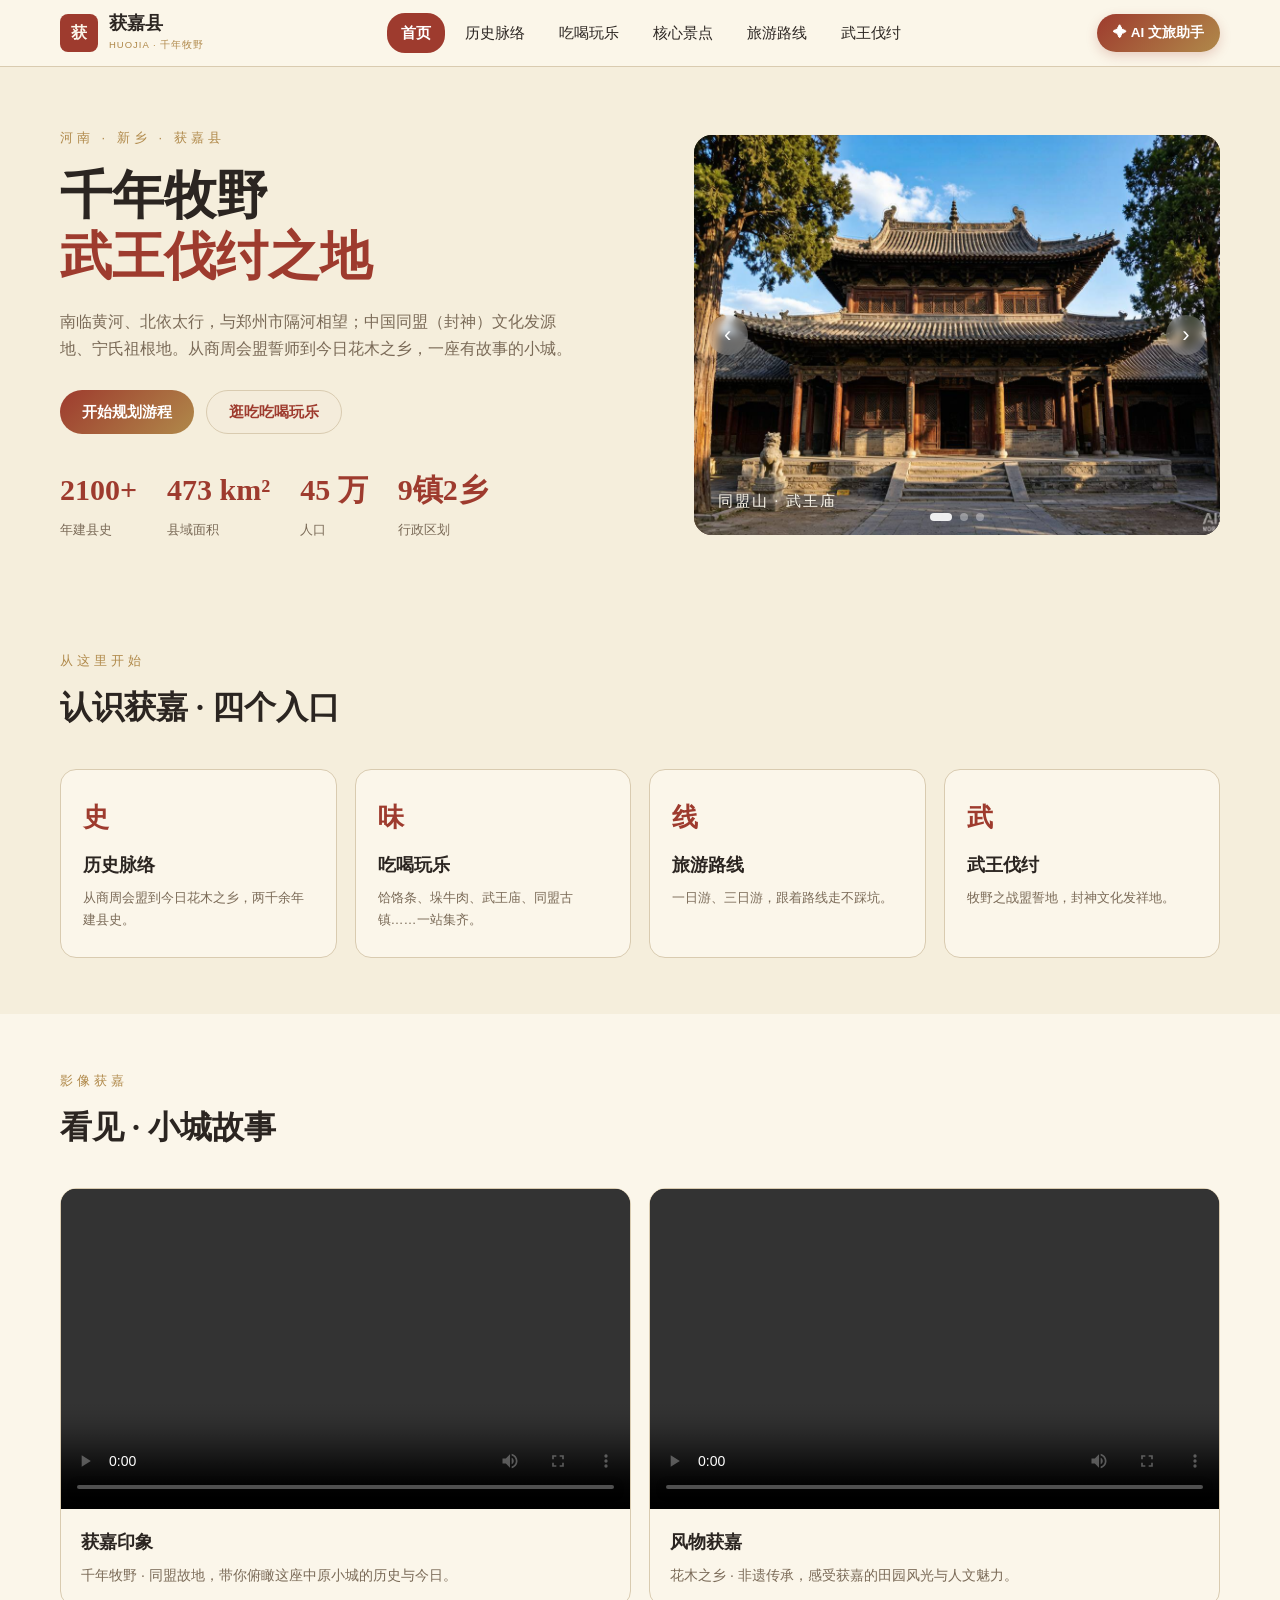
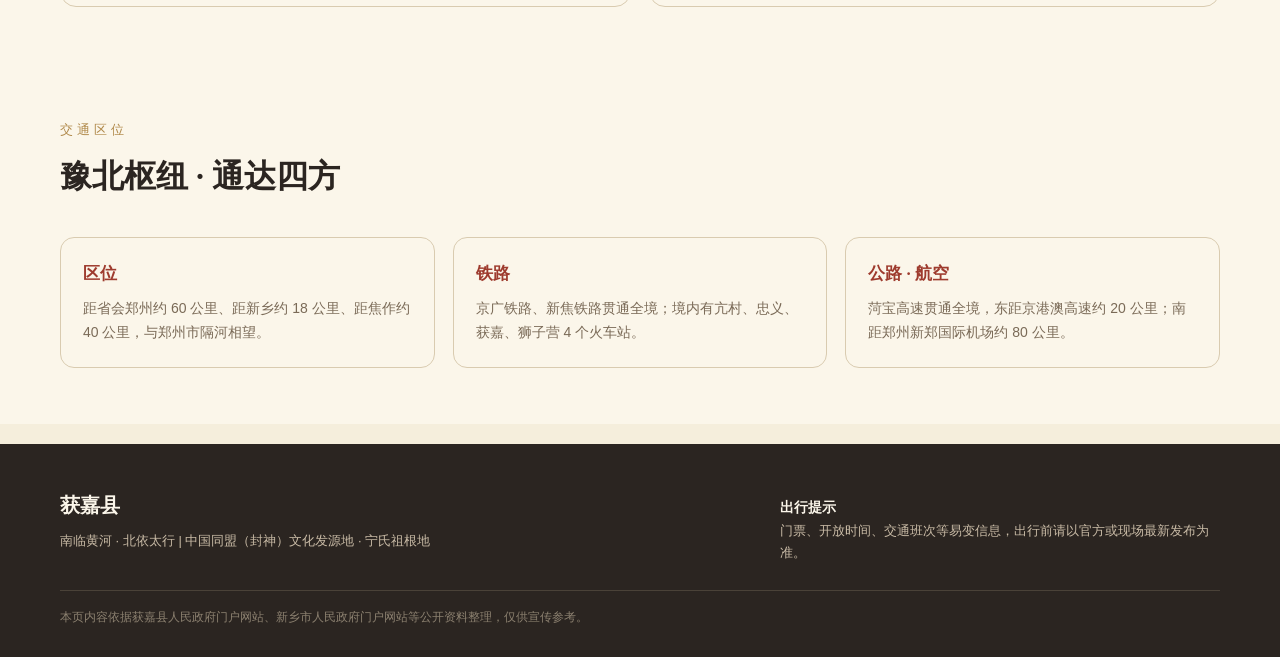
<file: index.html>
<!DOCTYPE html>
<html lang="zh-CN">
<head>
<meta charset="UTF-8">
<meta name="viewport" content="width=device-width, initial-scale=1.0">
<title>获嘉县 · 千年牧野 武王伐纣之地</title>
<link rel="stylesheet" href="style.css">
</head>
<body>

<header class="nav">
  <div class="nav-in">
    <a class="brand" href="index.html">
      <span class="seal">获</span>
      <span class="brand-text"><b>获嘉县</b><small>HUOJIA · 千年牧野</small></span>
    </a>
    <nav class="nav-links" id="navLinks">
      <a href="index.html" class="active">首页</a>
      <a href="history.html">历史脉络</a>
      <a href="life.html">吃喝玩乐</a>
      <a href="spots.html">核心景点</a>
      <a href="routes.html">旅游路线</a>
      <a href="wuwang.html">武王伐纣</a>
    </nav>
    <div class="nav-right">
      <button class="ai-btn" onclick="openChat()">✦ AI 文旅助手</button>
      <button class="menu-btn" onclick="toggleMenu()">☰</button>
    </div>
  </div>
</header>

<div class="hero">
  <div class="wrap hero-grid">
    <div>
      <div class="eyebrow">河南 · 新乡 · 获嘉县</div>
      <h1>千年牧野<br><em>武王伐纣之地</em></h1>
      <p class="sub">南临黄河、北依太行，与郑州市隔河相望；中国同盟（封神）文化发源地、宁氏祖根地。从商周会盟誓师到今日花木之乡，一座有故事的小城。</p>
      <div class="cta-row">
        <a class="btn btn-primary" href="routes.html">开始规划游程</a>
        <a class="btn btn-ghost" href="life.html">逛吃吃喝玩乐</a>
      </div>
      <div class="stats">
        <div class="stat"><b>2100+</b><span>年建县史</span></div>
        <div class="stat"><b>473 km²</b><span>县域面积</span></div>
        <div class="stat"><b>45 万</b><span>人口</span></div>
        <div class="stat"><b>9镇2乡</b><span>行政区划</span></div>
      </div>
    </div>
    <div class="hero-visual carousel" data-auto="5000">
      <div class="carousel-track">
        <div class="carousel-slide active"><img src="images/carousel-2.jpg" alt="同盟山武王庙"><div class="cap">同盟山 · 武王庙</div></div>
        <div class="carousel-slide"><img src="images/carousel-1.jpg" alt="同盟古镇袁家村"><div class="cap">同盟古镇 · 袁家村</div></div>
        <div class="carousel-slide"><img src="images/carousel-3.jpg" alt="获嘉月季花海"><div class="cap">花木之乡 · 月季花海</div></div>
      </div>
      <button class="carousel-prev" aria-label="上一张">‹</button>
      <button class="carousel-next" aria-label="下一张">›</button>
      <div class="carousel-dots"><span class="active"></span><span></span><span></span></div>
    </div>
  </div>
</div>

<section>
  <div class="wrap">
    <div class="sec-head">
      <div class="eyebrow">从这里开始</div>
      <h2>认识获嘉 · 四个入口</h2>
    </div>
    <div class="entry-grid">
      <a class="entry" href="history.html"><div class="ico">史</div><h3>历史脉络</h3><p>从商周会盟到今日花木之乡，两千余年建县史。</p></a>
      <a class="entry" href="life.html"><div class="ico">味</div><h3>吃喝玩乐</h3><p>饸饹条、垛牛肉、武王庙、同盟古镇……一站集齐。</p></a>
      <a class="entry" href="routes.html"><div class="ico">线</div><h3>旅游路线</h3><p>一日游、三日游，跟着路线走不踩坑。</p></a>
      <a class="entry" href="wuwang.html"><div class="ico">武</div><h3>武王伐纣</h3><p>牧野之战盟誓地，封神文化发祥地。</p></a>
    </div>
  </div>
</section>

<section class="band">
  <div class="wrap">
    <div class="sec-head">
      <div class="eyebrow">影像获嘉</div>
      <h2>看见 · 小城故事</h2>
    </div>
    <div class="video-grid">
      <div class="video-card">
        <video src="videos/video1.mp4" controls preload="metadata" playsinline></video>
        <div class="video-info"><h3>获嘉印象</h3><p>千年牧野 · 同盟故地，带你俯瞰这座中原小城的历史与今日。</p></div>
      </div>
      <div class="video-card">
        <video src="videos/video2.mp4" controls preload="metadata" playsinline></video>
        <div class="video-info"><h3>风物获嘉</h3><p>花木之乡 · 非遗传承，感受获嘉的田园风光与人文魅力。</p></div>
      </div>
    </div>
  </div>
</section>

<section class="band">
  <div class="wrap">
    <div class="sec-head">
      <div class="eyebrow">交通区位</div>
      <h2>豫北枢纽 · 通达四方</h2>
    </div>
    <div class="traffic">
      <div class="t-item"><h3>区位</h3><p>距省会郑州约 60 公里、距新乡约 18 公里、距焦作约 40 公里，与郑州市隔河相望。</p></div>
      <div class="t-item"><h3>铁路</h3><p>京广铁路、新焦铁路贯通全境；境内有亢村、忠义、获嘉、狮子营 4 个火车站。</p></div>
      <div class="t-item"><h3>公路 · 航空</h3><p>菏宝高速贯通全境，东距京港澳高速约 20 公里；南距郑州新郑国际机场约 80 公里。</p></div>
    </div>
  </div>
</section>

<footer>
  <div class="wrap">
    <div class="f-top">
      <div><b>获嘉县</b><div class="f-note">南临黄河 · 北依太行 | 中国同盟（封神）文化发源地 · 宁氏祖根地</div></div>
      <div class="f-note"><b style="font-size:14px">出行提示</b><br>门票、开放时间、交通班次等易变信息，出行前请以官方或现场最新发布为准。</div>
    </div>
    <div class="f-line"></div>
    <div class="f-copy">本页内容依据获嘉县人民政府门户网站、新乡市人民政府门户网站等公开资料整理，仅供宣传参考。</div>
  </div>
</footer>

<!-- AI 对话浮层 -->
<div class="chat-mask" id="chatMask" onclick="if(event.target===this)closeChat()">
  <div class="chat-panel">
    <div class="chat-head">
      <span>✦</span><span class="tt">AI 文旅智能体</span><span class="st">在线</span>
      <button class="x" onclick="closeChat()">×</button>
    </div>
    <div class="chat-body" id="chatBody">
      <div class="msg ai">你好，我是获嘉文旅智能体，可以帮你规划游程、推荐美食景点。</div>
      <div class="chips">
        <button onclick="ask('3天研学路线')">3天研学路线</button>
        <button onclick="ask('特色美食推荐')">特色美食推荐</button>
        <button onclick="ask('武王伐纣玩法')">武王伐纣玩法</button>
      </div>
    </div>
    <div class="chat-input">
      <input id="chatInput" placeholder="描述你的研学需求…">
      <button onclick="ask(document.getElementById('chatInput').value)">↑</button>
    </div>
  </div>
</div>

<script src="app.js"></script>
</body>
</html>
</file>
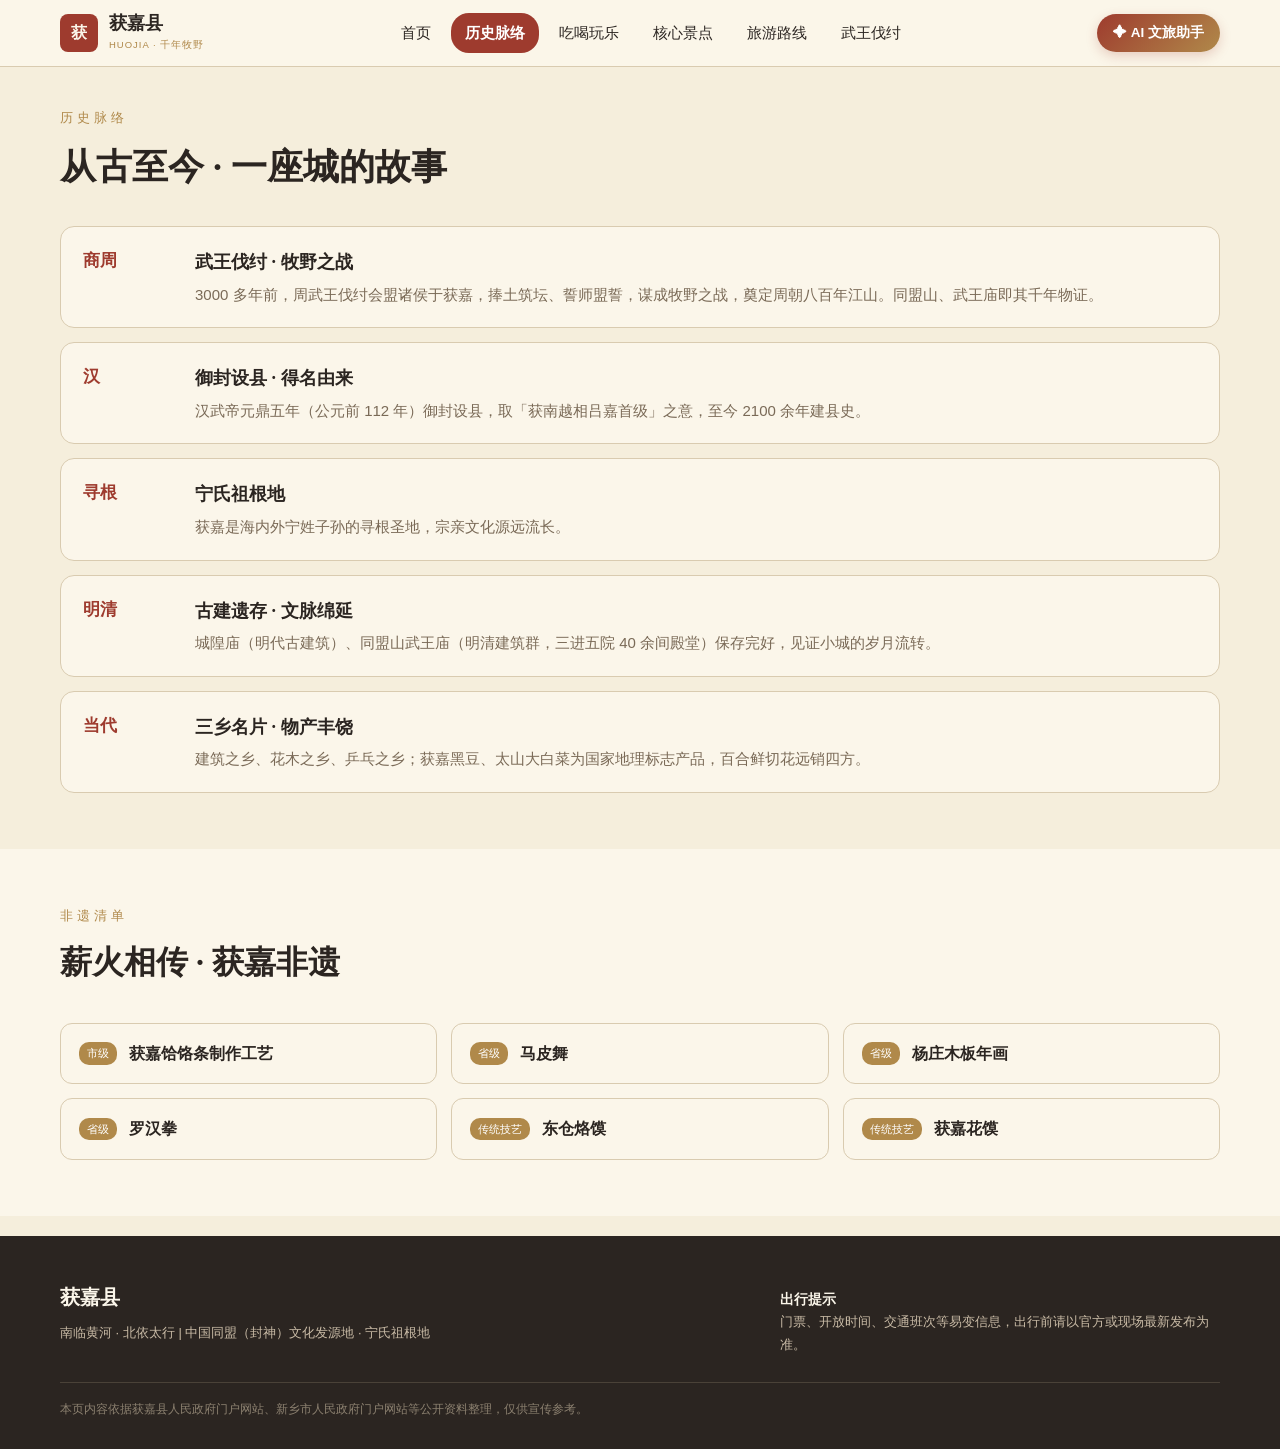
<file: history.html>
<!DOCTYPE html>
<html lang="zh-CN">
<head>
<meta charset="UTF-8">
<meta name="viewport" content="width=device-width, initial-scale=1.0">
<title>历史脉络 · 获嘉县</title>
<link rel="stylesheet" href="style.css">
</head>
<body>

<header class="nav">
  <div class="nav-in">
    <a class="brand" href="index.html">
      <span class="seal">获</span>
      <span class="brand-text"><b>获嘉县</b><small>HUOJIA · 千年牧野</small></span>
    </a>
    <nav class="nav-links" id="navLinks">
      <a href="index.html">首页</a>
      <a href="history.html" class="active">历史脉络</a>
      <a href="life.html">吃喝玩乐</a>
      <a href="spots.html">核心景点</a>
      <a href="routes.html">旅游路线</a>
      <a href="wuwang.html">武王伐纣</a>
    </nav>
    <div class="nav-right">
      <button class="ai-btn" onclick="openChat()">✦ AI 文旅助手</button>
      <button class="menu-btn" onclick="toggleMenu()">☰</button>
    </div>
  </div>
</header>

<div class="pagehead">
  <div class="wrap">
    <div class="eyebrow">历史脉络</div>
    <h1>从古至今 · 一座城的故事</h1>
  </div>
</div>

<section style="padding-top:20px">
  <div class="wrap">
    <div class="timeline">
      <div class="tl-item">
        <div class="tl-era">商周</div>
        <div><h3>武王伐纣 · 牧野之战</h3><p>3000 多年前，周武王伐纣会盟诸侯于获嘉，捧土筑坛、誓师盟誓，谋成牧野之战，奠定周朝八百年江山。同盟山、武王庙即其千年物证。</p></div>
      </div>
      <div class="tl-item">
        <div class="tl-era">汉</div>
        <div><h3>御封设县 · 得名由来</h3><p>汉武帝元鼎五年（公元前 112 年）御封设县，取「获南越相吕嘉首级」之意，至今 2100 余年建县史。</p></div>
      </div>
      <div class="tl-item">
        <div class="tl-era">寻根</div>
        <div><h3>宁氏祖根地</h3><p>获嘉是海内外宁姓子孙的寻根圣地，宗亲文化源远流长。</p></div>
      </div>
      <div class="tl-item">
        <div class="tl-era">明清</div>
        <div><h3>古建遗存 · 文脉绵延</h3><p>城隍庙（明代古建筑）、同盟山武王庙（明清建筑群，三进五院 40 余间殿堂）保存完好，见证小城的岁月流转。</p></div>
      </div>
      <div class="tl-item">
        <div class="tl-era">当代</div>
        <div><h3>三乡名片 · 物产丰饶</h3><p>建筑之乡、花木之乡、乒乓之乡；获嘉黑豆、太山大白菜为国家地理标志产品，百合鲜切花远销四方。</p></div>
      </div>
    </div>
  </div>
</section>

<section class="band">
  <div class="wrap">
    <div class="sec-head">
      <div class="eyebrow">非遗清单</div>
      <h2>薪火相传 · 获嘉非遗</h2>
    </div>
    <div class="ich-list">
      <div class="ich"><span class="lv">市级</span><b>获嘉饸饹条制作工艺</b></div>
      <div class="ich"><span class="lv">省级</span><b>马皮舞</b></div>
      <div class="ich"><span class="lv">省级</span><b>杨庄木板年画</b></div>
      <div class="ich"><span class="lv">省级</span><b>罗汉拳</b></div>
      <div class="ich"><span class="lv">传统技艺</span><b>东仓烙馍</b></div>
      <div class="ich"><span class="lv">传统技艺</span><b>获嘉花馍</b></div>
    </div>
  </div>
</section>

<footer>
  <div class="wrap">
    <div class="f-top">
      <div><b>获嘉县</b><div class="f-note">南临黄河 · 北依太行 | 中国同盟（封神）文化发源地 · 宁氏祖根地</div></div>
      <div class="f-note"><b style="font-size:14px">出行提示</b><br>门票、开放时间、交通班次等易变信息，出行前请以官方或现场最新发布为准。</div>
    </div>
    <div class="f-line"></div>
    <div class="f-copy">本页内容依据获嘉县人民政府门户网站、新乡市人民政府门户网站等公开资料整理，仅供宣传参考。</div>
  </div>
</footer>

<div class="chat-mask" id="chatMask" onclick="if(event.target===this)closeChat()">
  <div class="chat-panel">
    <div class="chat-head"><span>✦</span><span class="tt">AI 文旅智能体</span><span class="st">在线</span><button class="x" onclick="closeChat()">×</button></div>
    <div class="chat-body" id="chatBody">
      <div class="msg ai">你好，我是获嘉文旅智能体，可以帮你规划游程、推荐美食景点。</div>
      <div class="chips">
        <button onclick="ask('3天研学路线')">3天研学路线</button>
        <button onclick="ask('特色美食推荐')">特色美食推荐</button>
        <button onclick="ask('武王伐纣玩法')">武王伐纣玩法</button>
      </div>
    </div>
    <div class="chat-input"><input id="chatInput" placeholder="描述你的研学需求…"><button onclick="ask(document.getElementById('chatInput').value)">↑</button></div>
  </div>
</div>

<script src="app.js"></script>
</body>
</html>
</file>
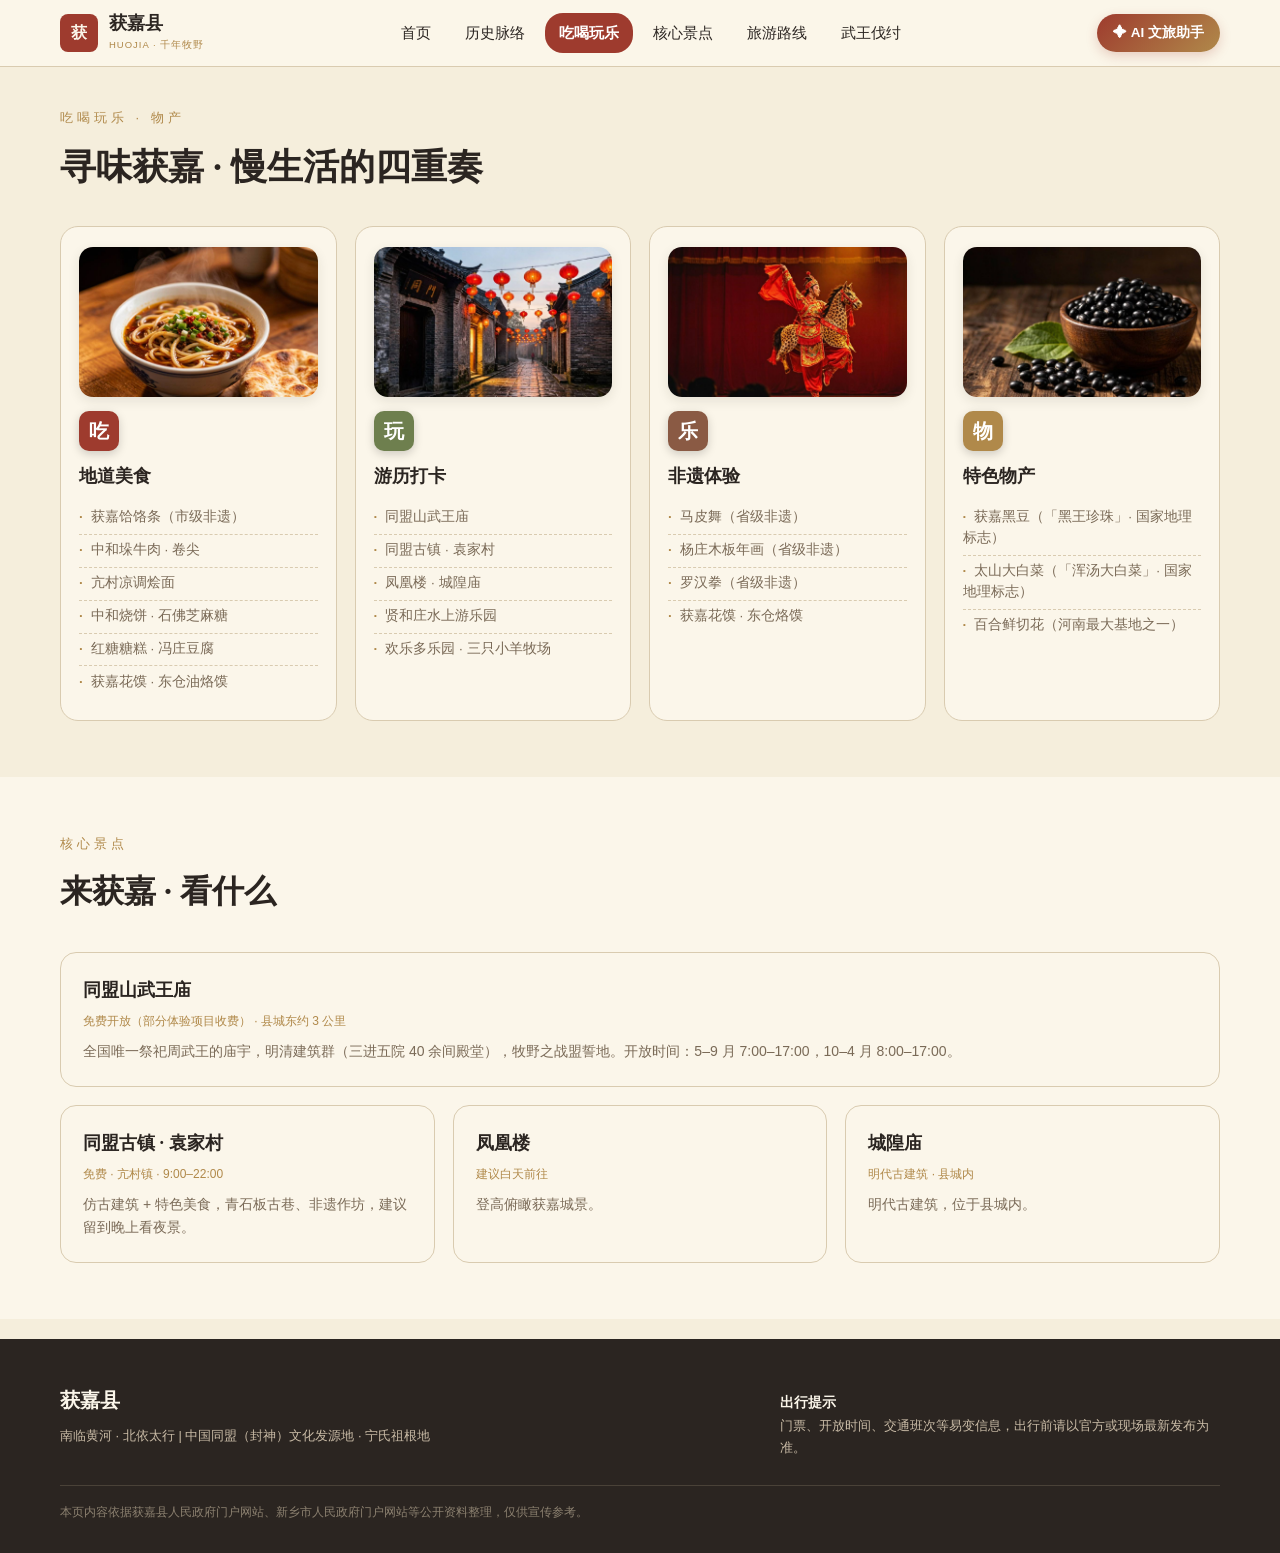
<file: life.html>
<!DOCTYPE html>
<html lang="zh-CN">
<head>
<meta charset="UTF-8">
<meta name="viewport" content="width=device-width, initial-scale=1.0">
<title>吃喝玩乐 · 获嘉县</title>
<link rel="stylesheet" href="style.css">
</head>
<body>

<header class="nav">
  <div class="nav-in">
    <a class="brand" href="index.html">
      <span class="seal">获</span>
      <span class="brand-text"><b>获嘉县</b><small>HUOJIA · 千年牧野</small></span>
    </a>
    <nav class="nav-links" id="navLinks">
      <a href="index.html">首页</a>
      <a href="history.html">历史脉络</a>
      <a href="life.html" class="active">吃喝玩乐</a>
      <a href="spots.html">核心景点</a>
      <a href="routes.html">旅游路线</a>
      <a href="wuwang.html">武王伐纣</a>
    </nav>
    <div class="nav-right">
      <button class="ai-btn" onclick="openChat()">✦ AI 文旅助手</button>
      <button class="menu-btn" onclick="toggleMenu()">☰</button>
    </div>
  </div>
</header>

<div class="pagehead">
  <div class="wrap">
    <div class="eyebrow">吃喝玩乐 · 物产</div>
    <h1>寻味获嘉 · 慢生活的四重奏</h1>
  </div>
</div>

<section style="padding-top:20px">
  <div class="wrap">
    <div class="quad">
      <div class="q-card">
        <div class="q-img"><img src="images/hemian.jpg" alt="获嘉饸饹条"></div>
        <div class="q-badge" style="background:#9E3B2E">吃</div>
        <h3>地道美食</h3>
        <ul>
          <li>获嘉饸饹条（市级非遗）</li>
          <li>中和垛牛肉 · 卷尖</li>
          <li>亢村凉调烩面</li>
          <li>中和烧饼 · 石佛芝麻糖</li>
          <li>红糖糖糕 · 冯庄豆腐</li>
          <li>获嘉花馍 · 东仓油烙馍</li>
        </ul>
      </div>
      <div class="q-card">
        <div class="q-img"><img src="images/guzhen.jpg" alt="同盟古镇"></div>
        <div class="q-badge" style="background:#6E7F4E">玩</div>
        <h3>游历打卡</h3>
        <ul>
          <li>同盟山武王庙</li>
          <li>同盟古镇 · 袁家村</li>
          <li>凤凰楼 · 城隍庙</li>
          <li>贤和庄水上游乐园</li>
          <li>欢乐多乐园 · 三只小羊牧场</li>
        </ul>
      </div>
      <div class="q-card">
        <div class="q-img"><img src="images/mapiwu.jpg" alt="马皮舞非遗表演"></div>
        <div class="q-badge" style="background:#8A5A44">乐</div>
        <h3>非遗体验</h3>
        <ul>
          <li>马皮舞（省级非遗）</li>
          <li>杨庄木板年画（省级非遗）</li>
          <li>罗汉拳（省级非遗）</li>
          <li>获嘉花馍 · 东仓烙馍</li>
        </ul>
      </div>
      <div class="q-card">
        <div class="q-img"><img src="images/heijia.jpg" alt="获嘉黑豆"></div>
        <div class="q-badge" style="background:#B0894A">物</div>
        <h3>特色物产</h3>
        <ul>
          <li>获嘉黑豆（「黑王珍珠」· 国家地理标志）</li>
          <li>太山大白菜（「浑汤大白菜」· 国家地理标志）</li>
          <li>百合鲜切花（河南最大基地之一）</li>
        </ul>
      </div>
    </div>
  </div>
</section>

<section class="band">
  <div class="wrap">
    <div class="sec-head">
      <div class="eyebrow">核心景点</div>
      <h2>来获嘉 · 看什么</h2>
    </div>
    <div class="spots">
      <div class="spot full">
        <h3>同盟山武王庙</h3>
        <div class="meta">免费开放（部分体验项目收费） · 县城东约 3 公里</div>
        <p>全国唯一祭祀周武王的庙宇，明清建筑群（三进五院 40 余间殿堂），牧野之战盟誓地。开放时间：5–9 月 7:00–17:00，10–4 月 8:00–17:00。</p>
      </div>
      <div class="spot">
        <h3>同盟古镇 · 袁家村</h3>
        <div class="meta">免费 · 亢村镇 · 9:00–22:00</div>
        <p>仿古建筑 + 特色美食，青石板古巷、非遗作坊，建议留到晚上看夜景。</p>
      </div>
      <div class="spot">
        <h3>凤凰楼</h3>
        <div class="meta">建议白天前往</div>
        <p>登高俯瞰获嘉城景。</p>
      </div>
      <div class="spot">
        <h3>城隍庙</h3>
        <div class="meta">明代古建筑 · 县城内</div>
        <p>明代古建筑，位于县城内。</p>
      </div>
    </div>
  </div>
</section>

<footer>
  <div class="wrap">
    <div class="f-top">
      <div><b>获嘉县</b><div class="f-note">南临黄河 · 北依太行 | 中国同盟（封神）文化发源地 · 宁氏祖根地</div></div>
      <div class="f-note"><b style="font-size:14px">出行提示</b><br>门票、开放时间、交通班次等易变信息，出行前请以官方或现场最新发布为准。</div>
    </div>
    <div class="f-line"></div>
    <div class="f-copy">本页内容依据获嘉县人民政府门户网站、新乡市人民政府门户网站等公开资料整理，仅供宣传参考。</div>
  </div>
</footer>

<!-- AI 对话浮层（本地知识库版；腾讯元器智能体上架后可改回 iframe 嵌入） -->
<div class="chat-mask" id="chatMask" onclick="if(event.target===this)closeChat()">
  <div class="chat-panel">
    <div class="chat-head">
      <span>✦</span><span class="tt">AI 文旅智能体</span><span class="st">本地知识库</span>
      <button class="x" onclick="closeChat()">×</button>
    </div>
    <div class="chat-body" id="chatBody">
      <div class="msg ai">你好，我是获嘉县文旅智能体（本地版）。可以问我景点、美食、住宿、采摘、旅游路线、非遗文化等问题～</div>
      <div class="chips">
        <button onclick="ask('3天研学路线')">3天研学路线</button>
        <button onclick="ask('同盟古镇')">同盟古镇</button>
        <button onclick="ask('获嘉饸饹条')">饸饹条</button>
        <button onclick="ask('住宿推荐')">住宿推荐</button>
      </div>
    </div>
    <div class="chat-input">
      <input id="chatInput" placeholder="问问获嘉的吃住游…">
      <button onclick="ask(document.getElementById('chatInput').value)">↑</button>
    </div>
  </div>
</div>

<script src="app.js"></script>
</body>
</html>
</file>
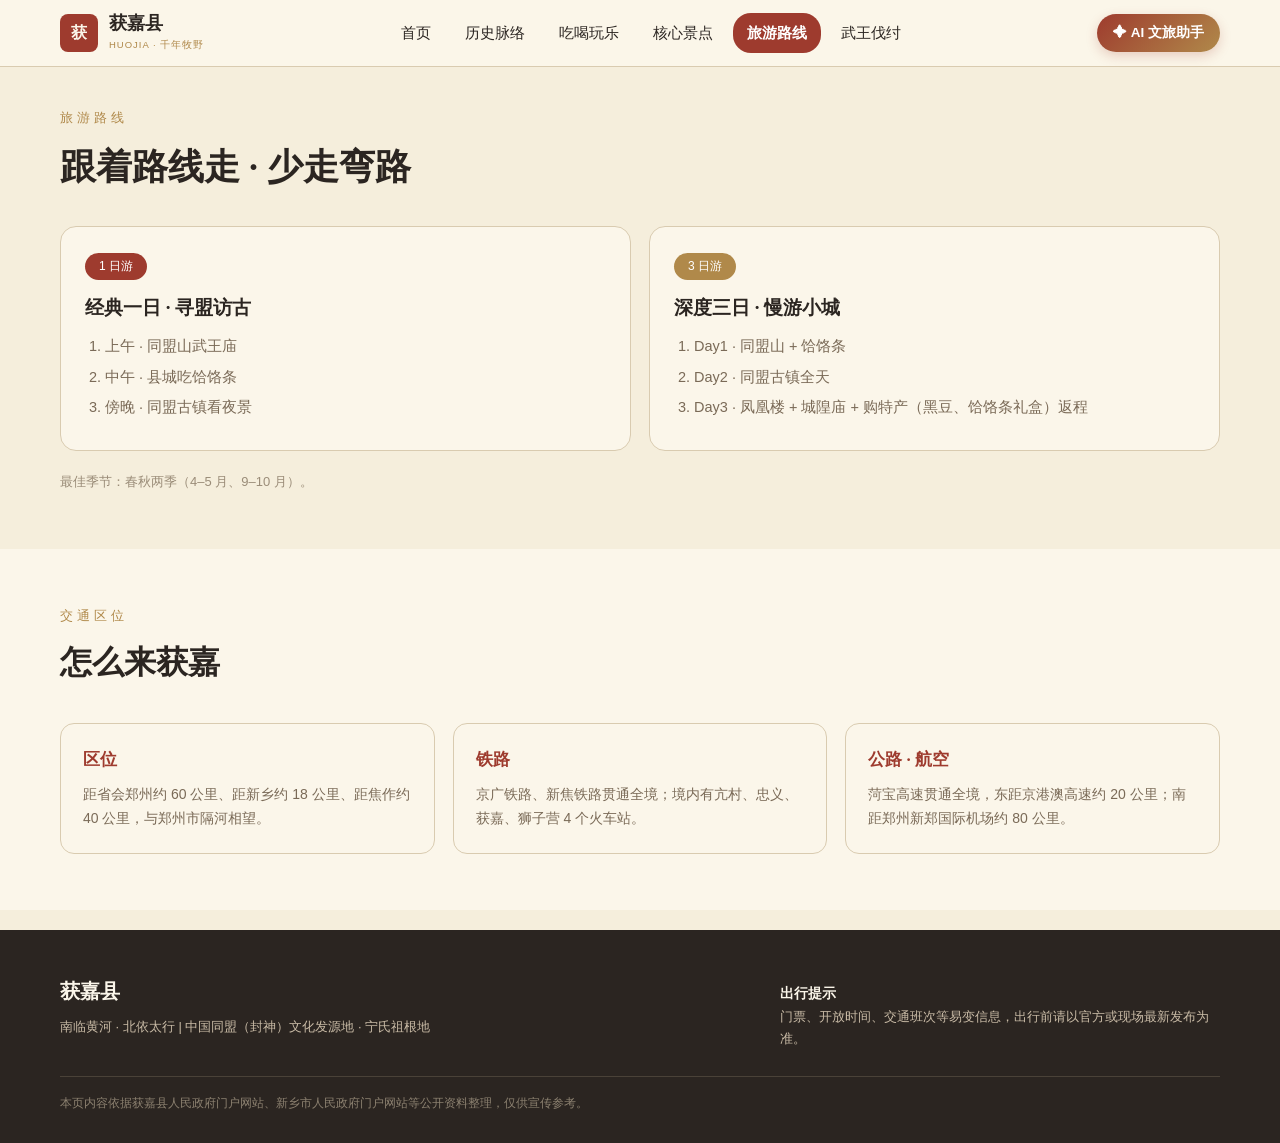
<file: routes.html>
<!DOCTYPE html>
<html lang="zh-CN">
<head>
<meta charset="UTF-8">
<meta name="viewport" content="width=device-width, initial-scale=1.0">
<title>旅游路线 · 获嘉县</title>
<link rel="stylesheet" href="style.css">
</head>
<body>

<header class="nav">
  <div class="nav-in">
    <a class="brand" href="index.html">
      <span class="seal">获</span>
      <span class="brand-text"><b>获嘉县</b><small>HUOJIA · 千年牧野</small></span>
    </a>
    <nav class="nav-links" id="navLinks">
      <a href="index.html">首页</a>
      <a href="history.html">历史脉络</a>
      <a href="life.html">吃喝玩乐</a>
      <a href="spots.html">核心景点</a>
      <a href="routes.html" class="active">旅游路线</a>
      <a href="wuwang.html">武王伐纣</a>
    </nav>
    <div class="nav-right">
      <button class="ai-btn" onclick="openChat()">✦ AI 文旅助手</button>
      <button class="menu-btn" onclick="toggleMenu()">☰</button>
    </div>
  </div>
</header>

<div class="pagehead">
  <div class="wrap">
    <div class="eyebrow">旅游路线</div>
    <h1>跟着路线走 · 少走弯路</h1>
  </div>
</div>

<section style="padding-top:20px">
  <div class="wrap">
    <div class="routes">
      <div class="route">
        <span class="tag" style="background:#9E3B2E">1 日游</span>
        <h3>经典一日 · 寻盟访古</h3>
        <ol>
          <li>上午 · 同盟山武王庙</li>
          <li>中午 · 县城吃饸饹条</li>
          <li>傍晚 · 同盟古镇看夜景</li>
        </ol>
      </div>
      <div class="route">
        <span class="tag" style="background:#B0894A">3 日游</span>
        <h3>深度三日 · 慢游小城</h3>
        <ol>
          <li>Day1 · 同盟山 + 饸饹条</li>
          <li>Day2 · 同盟古镇全天</li>
          <li>Day3 · 凤凰楼 + 城隍庙 + 购特产（黑豆、饸饹条礼盒）返程</li>
        </ol>
      </div>
    </div>
    <p style="margin-top:20px;font-size:13px;color:var(--muted)">最佳季节：春秋两季（4–5 月、9–10 月）。</p>
  </div>
</section>

<section class="band">
  <div class="wrap">
    <div class="sec-head">
      <div class="eyebrow">交通区位</div>
      <h2>怎么来获嘉</h2>
    </div>
    <div class="traffic">
      <div class="t-item"><h3>区位</h3><p>距省会郑州约 60 公里、距新乡约 18 公里、距焦作约 40 公里，与郑州市隔河相望。</p></div>
      <div class="t-item"><h3>铁路</h3><p>京广铁路、新焦铁路贯通全境；境内有亢村、忠义、获嘉、狮子营 4 个火车站。</p></div>
      <div class="t-item"><h3>公路 · 航空</h3><p>菏宝高速贯通全境，东距京港澳高速约 20 公里；南距郑州新郑国际机场约 80 公里。</p></div>
    </div>
  </div>
</section>

<footer>
  <div class="wrap">
    <div class="f-top">
      <div><b>获嘉县</b><div class="f-note">南临黄河 · 北依太行 | 中国同盟（封神）文化发源地 · 宁氏祖根地</div></div>
      <div class="f-note"><b style="font-size:14px">出行提示</b><br>门票、开放时间、交通班次等易变信息，出行前请以官方或现场最新发布为准。</div>
    </div>
    <div class="f-line"></div>
    <div class="f-copy">本页内容依据获嘉县人民政府门户网站、新乡市人民政府门户网站等公开资料整理，仅供宣传参考。</div>
  </div>
</footer>

<div class="chat-mask" id="chatMask" onclick="if(event.target===this)closeChat()">
  <div class="chat-panel">
    <div class="chat-head"><span>✦</span><span class="tt">AI 文旅智能体</span><span class="st">在线</span><button class="x" onclick="closeChat()">×</button></div>
    <div class="chat-body" id="chatBody">
      <div class="msg ai">你好，我是获嘉文旅智能体，可以帮你规划游程、推荐美食景点。</div>
      <div class="chips">
        <button onclick="ask('3天研学路线')">3天研学路线</button>
        <button onclick="ask('特色美食推荐')">特色美食推荐</button>
        <button onclick="ask('武王伐纣玩法')">武王伐纣玩法</button>
      </div>
    </div>
    <div class="chat-input"><input id="chatInput" placeholder="描述你的研学需求…"><button onclick="ask(document.getElementById('chatInput').value)">↑</button></div>
  </div>
</div>

<script src="app.js"></script>
</body>
</html>
</file>
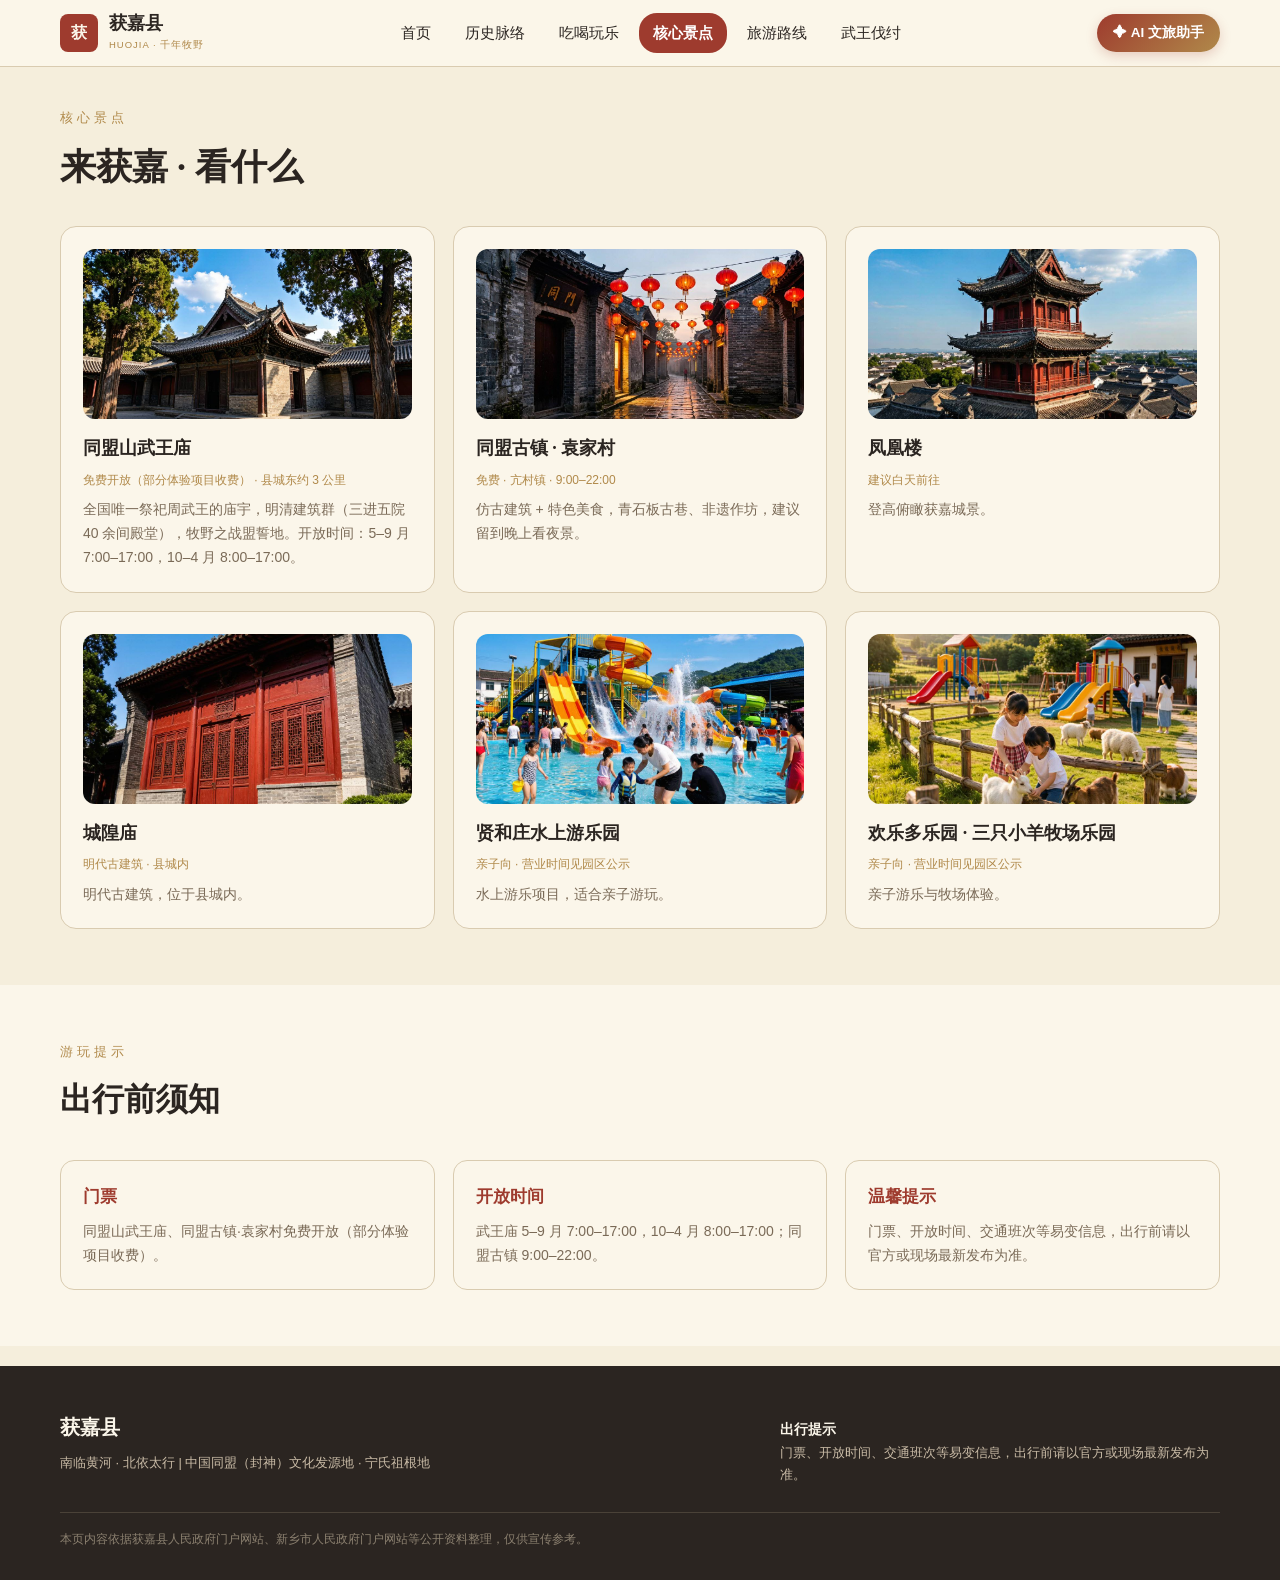
<file: spots.html>
<!DOCTYPE html>
<html lang="zh-CN">
<head>
<meta charset="UTF-8">
<meta name="viewport" content="width=device-width, initial-scale=1.0">
<title>核心景点 · 获嘉县</title>
<link rel="stylesheet" href="style.css">
</head>
<body>

<header class="nav">
  <div class="nav-in">
    <a class="brand" href="index.html">
      <span class="seal">获</span>
      <span class="brand-text"><b>获嘉县</b><small>HUOJIA · 千年牧野</small></span>
    </a>
    <nav class="nav-links" id="navLinks">
      <a href="index.html">首页</a>
      <a href="history.html">历史脉络</a>
      <a href="life.html">吃喝玩乐</a>
      <a href="spots.html" class="active">核心景点</a>
      <a href="routes.html">旅游路线</a>
      <a href="wuwang.html">武王伐纣</a>
    </nav>
    <div class="nav-right">
      <button class="ai-btn" onclick="openChat()">✦ AI 文旅助手</button>
      <button class="menu-btn" onclick="toggleMenu()">☰</button>
    </div>
  </div>
</header>

<div class="pagehead">
  <div class="wrap">
    <div class="eyebrow">核心景点</div>
    <h1>来获嘉 · 看什么</h1>
  </div>
</div>

<section style="padding-top:20px">
  <div class="wrap">
    <div class="spots">
      <div class="spot">
        <div class="spot-img"><img src="images/hero.jpg" alt="同盟山武王庙"></div>
        <h3>同盟山武王庙</h3>
        <div class="meta">免费开放（部分体验项目收费） · 县城东约 3 公里</div>
        <p>全国唯一祭祀周武王的庙宇，明清建筑群（三进五院 40 余间殿堂），牧野之战盟誓地。开放时间：5–9 月 7:00–17:00，10–4 月 8:00–17:00。</p>
      </div>
      <div class="spot">
        <div class="spot-img"><img src="images/guzhen.jpg" alt="同盟古镇·袁家村"></div>
        <h3>同盟古镇 · 袁家村</h3>
        <div class="meta">免费 · 亢村镇 · 9:00–22:00</div>
        <p>仿古建筑 + 特色美食，青石板古巷、非遗作坊，建议留到晚上看夜景。</p>
      </div>
      <div class="spot">
        <div class="spot-img"><img src="images/fenghuanglou.jpg" alt="凤凰楼"></div>
        <h3>凤凰楼</h3>
        <div class="meta">建议白天前往</div>
        <p>登高俯瞰获嘉城景。</p>
      </div>
      <div class="spot">
        <div class="spot-img"><img src="images/chenghuangmiao.jpg" alt="城隍庙"></div>
        <h3>城隍庙</h3>
        <div class="meta">明代古建筑 · 县城内</div>
        <p>明代古建筑，位于县城内。</p>
      </div>
      <div class="spot">
        <div class="spot-img"><img src="images/waterpark.jpg" alt="贤和庄水上游乐园"></div>
        <h3>贤和庄水上游乐园</h3>
        <div class="meta">亲子向 · 营业时间见园区公示</div>
        <p>水上游乐项目，适合亲子游玩。</p>
      </div>
      <div class="spot">
        <div class="spot-img"><img src="images/pasture.jpg" alt="欢乐多乐园·三只小羊牧场乐园"></div>
        <h3>欢乐多乐园 · 三只小羊牧场乐园</h3>
        <div class="meta">亲子向 · 营业时间见园区公示</div>
        <p>亲子游乐与牧场体验。</p>
      </div>
    </div>
  </div>
</section>

<section class="band">
  <div class="wrap">
    <div class="sec-head">
      <div class="eyebrow">游玩提示</div>
      <h2>出行前须知</h2>
    </div>
    <div class="traffic">
      <div class="t-item"><h3>门票</h3><p>同盟山武王庙、同盟古镇·袁家村免费开放（部分体验项目收费）。</p></div>
      <div class="t-item"><h3>开放时间</h3><p>武王庙 5–9 月 7:00–17:00，10–4 月 8:00–17:00；同盟古镇 9:00–22:00。</p></div>
      <div class="t-item"><h3>温馨提示</h3><p>门票、开放时间、交通班次等易变信息，出行前请以官方或现场最新发布为准。</p></div>
    </div>
  </div>
</section>

<footer>
  <div class="wrap">
    <div class="f-top">
      <div><b>获嘉县</b><div class="f-note">南临黄河 · 北依太行 | 中国同盟（封神）文化发源地 · 宁氏祖根地</div></div>
      <div class="f-note"><b style="font-size:14px">出行提示</b><br>门票、开放时间、交通班次等易变信息，出行前请以官方或现场最新发布为准。</div>
    </div>
    <div class="f-line"></div>
    <div class="f-copy">本页内容依据获嘉县人民政府门户网站、新乡市人民政府门户网站等公开资料整理，仅供宣传参考。</div>
  </div>
</footer>

<div class="chat-mask" id="chatMask" onclick="if(event.target===this)closeChat()">
  <div class="chat-panel">
    <div class="chat-head"><span>✦</span><span class="tt">AI 文旅智能体</span><span class="st">在线</span><button class="x" onclick="closeChat()">×</button></div>
    <div class="chat-body" id="chatBody">
      <div class="msg ai">你好，我是获嘉文旅智能体，可以帮你规划游程、推荐美食景点。</div>
      <div class="chips">
        <button onclick="ask('3天研学路线')">3天研学路线</button>
        <button onclick="ask('特色美食推荐')">特色美食推荐</button>
        <button onclick="ask('武王伐纣玩法')">武王伐纣玩法</button>
      </div>
    </div>
    <div class="chat-input"><input id="chatInput" placeholder="描述你的研学需求…"><button onclick="ask(document.getElementById('chatInput').value)">↑</button></div>
  </div>
</div>

<script src="app.js"></script>
</body>
</html>
</file>
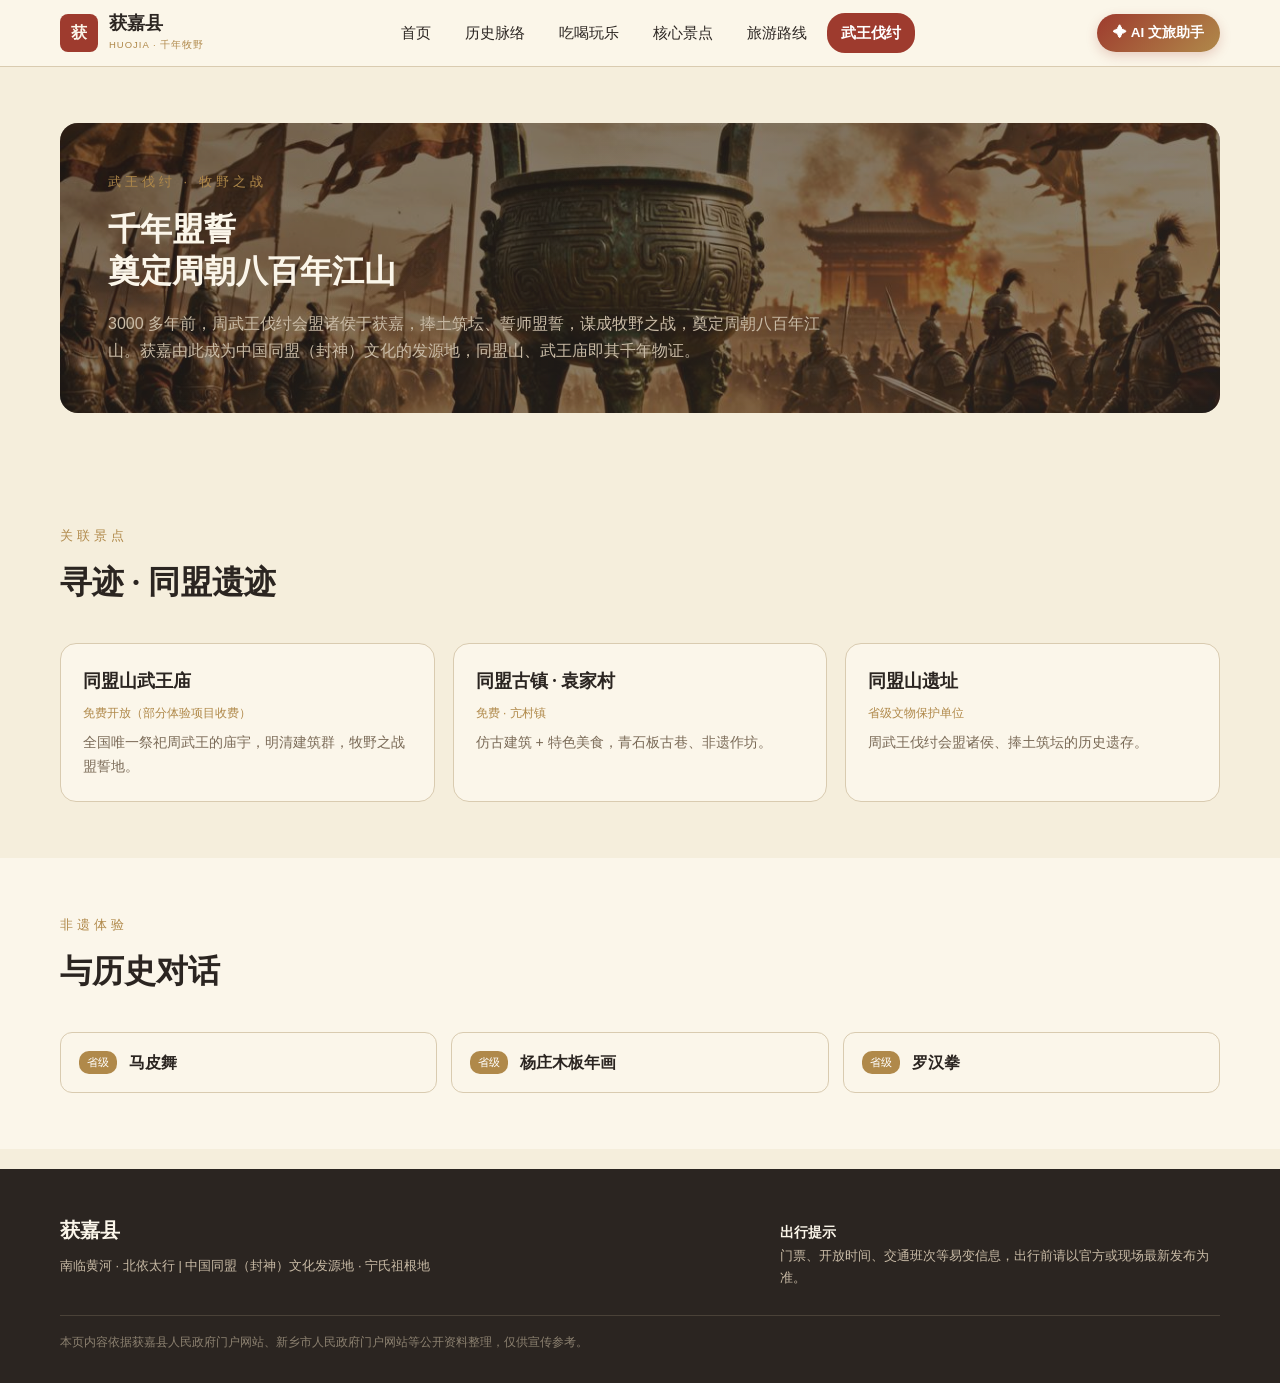
<file: wuwang.html>
<!DOCTYPE html>
<html lang="zh-CN">
<head>
<meta charset="UTF-8">
<meta name="viewport" content="width=device-width, initial-scale=1.0">
<title>武王伐纣 · 获嘉县</title>
<link rel="stylesheet" href="style.css">
</head>
<body>

<header class="nav">
  <div class="nav-in">
    <a class="brand" href="index.html">
      <span class="seal">获</span>
      <span class="brand-text"><b>获嘉县</b><small>HUOJIA · 千年牧野</small></span>
    </a>
    <nav class="nav-links" id="navLinks">
      <a href="index.html">首页</a>
      <a href="history.html">历史脉络</a>
      <a href="life.html">吃喝玩乐</a>
      <a href="spots.html">核心景点</a>
      <a href="routes.html">旅游路线</a>
      <a href="wuwang.html" class="active">武王伐纣</a>
    </nav>
    <div class="nav-right">
      <button class="ai-btn" onclick="openChat()">✦ AI 文旅助手</button>
      <button class="menu-btn" onclick="toggleMenu()">☰</button>
    </div>
  </div>
</header>

<section>
  <div class="wrap">
    <div class="ww">
      <img class="ww-bg" src="images/wuwang.jpg" alt="武王伐纣牧野之战">
      <div class="inner">
        <div class="eyebrow">武王伐纣 · 牧野之战</div>
        <h2>千年盟誓<br>奠定周朝八百年江山</h2>
        <p>3000 多年前，周武王伐纣会盟诸侯于获嘉，捧土筑坛、誓师盟誓，谋成牧野之战，奠定周朝八百年江山。获嘉由此成为中国同盟（封神）文化的发源地，同盟山、武王庙即其千年物证。</p>
      </div>
    </div>
  </div>
</section>

<section>
  <div class="wrap">
    <div class="sec-head">
      <div class="eyebrow">关联景点</div>
      <h2>寻迹 · 同盟遗迹</h2>
    </div>
    <div class="spots">
      <div class="spot">
        <h3>同盟山武王庙</h3>
        <div class="meta">免费开放（部分体验项目收费）</div>
        <p>全国唯一祭祀周武王的庙宇，明清建筑群，牧野之战盟誓地。</p>
      </div>
      <div class="spot">
        <h3>同盟古镇 · 袁家村</h3>
        <div class="meta">免费 · 亢村镇</div>
        <p>仿古建筑 + 特色美食，青石板古巷、非遗作坊。</p>
      </div>
      <div class="spot">
        <h3>同盟山遗址</h3>
        <div class="meta">省级文物保护单位</div>
        <p>周武王伐纣会盟诸侯、捧土筑坛的历史遗存。</p>
      </div>
    </div>
  </div>
</section>

<section class="band">
  <div class="wrap">
    <div class="sec-head">
      <div class="eyebrow">非遗体验</div>
      <h2>与历史对话</h2>
    </div>
    <div class="ich-list">
      <div class="ich"><span class="lv">省级</span><b>马皮舞</b></div>
      <div class="ich"><span class="lv">省级</span><b>杨庄木板年画</b></div>
      <div class="ich"><span class="lv">省级</span><b>罗汉拳</b></div>
    </div>
  </div>
</section>

<footer>
  <div class="wrap">
    <div class="f-top">
      <div><b>获嘉县</b><div class="f-note">南临黄河 · 北依太行 | 中国同盟（封神）文化发源地 · 宁氏祖根地</div></div>
      <div class="f-note"><b style="font-size:14px">出行提示</b><br>门票、开放时间、交通班次等易变信息，出行前请以官方或现场最新发布为准。</div>
    </div>
    <div class="f-line"></div>
    <div class="f-copy">本页内容依据获嘉县人民政府门户网站、新乡市人民政府门户网站等公开资料整理，仅供宣传参考。</div>
  </div>
</footer>

<div class="chat-mask" id="chatMask" onclick="if(event.target===this)closeChat()">
  <div class="chat-panel">
    <div class="chat-head"><span>✦</span><span class="tt">AI 文旅智能体</span><span class="st">在线</span><button class="x" onclick="closeChat()">×</button></div>
    <div class="chat-body" id="chatBody">
      <div class="msg ai">你好，我是获嘉文旅智能体，可以帮你规划游程、推荐美食景点。</div>
      <div class="chips">
        <button onclick="ask('3天研学路线')">3天研学路线</button>
        <button onclick="ask('特色美食推荐')">特色美食推荐</button>
        <button onclick="ask('武王伐纣玩法')">武王伐纣玩法</button>
      </div>
    </div>
    <div class="chat-input"><input id="chatInput" placeholder="描述你的研学需求…"><button onclick="ask(document.getElementById('chatInput').value)">↑</button></div>
  </div>
</div>

<script src="app.js"></script>
</body>
</html>
</file>
<file: style.css>
/* 获嘉县旅游网站 · 共享样式 */
:root{
  --bg:#F5EEDC; --surface:#FBF6EA; --surface2:#F4ECDB;
  --ink:#2B2521; --sub:#7A6A57; --muted:#9A8C78;
  --bronze:#B0894A; --cinnabar:#9E3B2E; --line:#D9CBB0;
  --jade:#6E7F4E; --terra:#8A5A44; --gold:#D9A05B;
  --serif:"Noto Serif SC","Songti SC","SimSun","STSong",serif;
  --sans:"Noto Sans SC","PingFang SC","Microsoft YaHei",sans-serif;
}
*{margin:0;padding:0;box-sizing:border-box;-webkit-tap-highlight-color:transparent}
html{scroll-behavior:smooth}
body{font-family:var(--sans);color:var(--ink);background:var(--bg);line-height:1.7}
a{color:inherit;text-decoration:none}
button{font-family:inherit;cursor:pointer;border:none;background:none}
img{max-width:100%;display:block}
.wrap{max-width:1200px;margin:0 auto;padding:0 20px}

/* 导航 */
.nav{position:sticky;top:0;z-index:50;background:rgba(251,246,234,.97);border-bottom:1px solid var(--line);backdrop-filter:blur(6px)}
.nav-in{max-width:1200px;margin:0 auto;padding:0 20px;height:66px;display:flex;align-items:center;justify-content:space-between;gap:16px}
.brand{display:flex;align-items:center;gap:11px}
.seal{width:38px;height:38px;background:var(--cinnabar);border-radius:8px;color:#FBF6EA;font-family:var(--serif);font-weight:700;font-size:16px;display:flex;align-items:center;justify-content:center;flex:none}
.brand-text{line-height:1.15}
.brand-text b{font-family:var(--serif);font-size:18px;display:block}
.brand-text small{font-size:9.5px;color:var(--bronze);letter-spacing:1px}
.nav-links{display:flex;gap:6px;align-items:center}
.nav-links a{padding:7px 14px;border-radius:18px;font-size:15px;color:var(--ink)}
.nav-links a:hover{background:var(--surface2)}
.nav-links a.active{background:var(--cinnabar);color:#fff;font-weight:600}
.nav-right{display:flex;align-items:center;gap:10px}
.ai-btn{display:flex;align-items:center;gap:6px;height:38px;padding:0 16px;border-radius:19px;color:#fff;font-size:13.5px;font-weight:600;background:linear-gradient(135deg,#9E3B2E,#B0894A);box-shadow:0 4px 12px rgba(158,59,46,.22)}
.menu-btn{display:none;font-size:22px;color:var(--ink);padding:4px 8px}

/* Hero */
.hero{padding:60px 0 52px}
.hero-grid{display:grid;grid-template-columns:1.05fr .95fr;gap:52px;align-items:center}
.eyebrow{font-size:13px;color:var(--bronze);letter-spacing:4px;margin-bottom:16px}
.hero h1{font-family:var(--serif);font-size:52px;line-height:1.18;font-weight:800}
.hero h1 em{font-style:normal;color:var(--cinnabar)}
.hero .sub{font-size:16px;color:var(--sub);margin:20px 0 28px;max-width:520px}
.cta-row{display:flex;gap:12px;flex-wrap:wrap}
.btn{display:inline-flex;align-items:center;gap:6px;height:44px;padding:0 22px;border-radius:22px;font-size:14.5px;font-weight:600}
.btn-primary{background:linear-gradient(135deg,#9E3B2E,#B0894A);color:#fff}
.btn-ghost{background:var(--surface2);color:var(--cinnabar);border:1px solid var(--line)}
.stats{display:flex;flex-wrap:wrap;gap:30px;margin-top:30px}
.stat b{font-family:var(--serif);font-size:30px;color:var(--cinnabar);display:block}
.stat span{font-size:13px;color:var(--sub)}
.hero-visual{position:relative;height:400px;border-radius:18px;overflow:hidden;background:
  radial-gradient(120% 90% at 80% 10%,rgba(176,137,74,.38),transparent 55%),
  radial-gradient(120% 120% at 15% 90%,rgba(158,59,46,.34),transparent 55%),
  linear-gradient(150deg,#3a312a,#2B2521)}
.hero-visual .cap{position:absolute;left:24px;bottom:20px;color:#FBF6EA;font-family:var(--serif);font-size:15px;letter-spacing:2px;z-index:2;text-shadow:0 2px 8px rgba(0,0,0,.4)}
.hero-visual img{position:absolute;inset:0;width:100%;height:100%;object-fit:cover}

/* 轮播图 */
.carousel{position:relative}
.carousel-track{position:relative;width:100%;height:100%}
.carousel-slide{position:absolute;inset:0;opacity:0;transition:opacity .7s ease}
.carousel-slide.active{opacity:1;z-index:1}
.carousel-slide .cap{transition:opacity .5s .2s}
.carousel-slide:not(.active) .cap{opacity:0}
.carousel-prev,.carousel-next{position:absolute;top:50%;transform:translateY(-50%);z-index:3;width:40px;height:40px;border-radius:50%;border:none;background:rgba(255,255,255,.2);backdrop-filter:blur(4px);color:#fff;font-size:22px;cursor:pointer;display:flex;align-items:center;justify-content:center;transition:background .2s}
.carousel-prev:hover,.carousel-next:hover{background:rgba(255,255,255,.4)}
.carousel-prev{left:14px}
.carousel-next{right:14px}
.carousel-dots{position:absolute;bottom:14px;left:50%;transform:translateX(-50%);z-index:3;display:flex;gap:8px}
.carousel-dots span{width:8px;height:8px;border-radius:50%;background:rgba(255,255,255,.35);cursor:pointer;transition:background .3s,width .3s}
.carousel-dots span.active{background:rgba(255,255,255,.9);width:22px;border-radius:4px}

.ww{position:relative}
.ww-bg{position:absolute;inset:0;width:100%;height:100%;object-fit:cover;opacity:.42}
.ww .inner{position:relative;z-index:2}
.spot-img{height:170px;border-radius:12px;overflow:hidden;margin-bottom:14px}
.spot-img img{width:100%;height:100%;object-fit:cover;display:block}
.q-img{height:150px;border-radius:14px;overflow:hidden;margin-bottom:14px;box-shadow:0 4px 12px rgba(43,37,33,.1)}
.q-img img{width:100%;height:100%;object-fit:cover;display:block;transition:transform .4s ease}
.q-card:hover .q-img img{transform:scale(1.05)}

/* 区块 */
section{padding:56px 0}
.sec-head{margin-bottom:34px}
.sec-head .eyebrow{margin-bottom:8px}
.sec-head h2{font-family:var(--serif);font-size:32px;font-weight:800}
.sec-head p{color:var(--sub);margin-top:8px;max-width:640px}
.band{background:var(--surface)}

/* 时间轴 */
.timeline{display:flex;flex-direction:column;gap:14px}
.tl-item{display:grid;grid-template-columns:90px 1fr;gap:22px;background:var(--surface);border:1px solid var(--line);border-radius:14px;padding:20px 22px;align-items:start;cursor:pointer;transition:border-color .15s,box-shadow .15s}
.tl-item:hover{border-color:var(--bronze);box-shadow:0 4px 14px rgba(180,140,90,.12)}
.tl-era{font-family:var(--serif);font-weight:700;font-size:17px;color:var(--cinnabar)}
.tl-item h3{font-family:var(--serif);font-size:18px;margin-bottom:4px}
.tl-item p{color:var(--sub);font-size:15px}

/* 四象限 */
.quad{display:grid;grid-template-columns:repeat(4,1fr);gap:18px}
.q-card{background:var(--surface);border:1px solid var(--line);border-radius:18px;padding:20px 18px 22px;cursor:pointer;transition:transform .25s ease,box-shadow .25s ease}
.q-card:hover{transform:translateY(-5px);box-shadow:0 14px 36px rgba(43,37,33,.12)}
.q-badge{width:40px;height:40px;border-radius:10px;display:flex;align-items:center;justify-content:center;font-family:var(--serif);font-size:20px;font-weight:700;color:#fff;margin-bottom:10px;box-shadow:0 3px 10px rgba(0,0,0,.18)}
.q-card h3{font-family:var(--serif);font-size:18px;margin-bottom:10px;color:var(--ink)}
.q-card ul{list-style:none}
.q-card li{font-size:13.5px;color:var(--sub);padding:5.5px 0;border-bottom:1px dashed var(--line);line-height:1.55}
.q-card li:last-child{border-bottom:none}
.q-card li::before{content:"·";color:var(--bronze);margin-right:8px;font-weight:700}

/* 景点卡片 */
.spots{display:grid;grid-template-columns:repeat(3,1fr);gap:18px}
.spot{background:var(--surface);border:1px solid var(--line);border-radius:16px;padding:22px;cursor:pointer;transition:transform .15s,box-shadow .15s}
.spot:hover{transform:translateY(-3px);box-shadow:0 8px 24px rgba(43,37,33,.08)}
.spot h3{font-family:var(--serif);font-size:18px;margin-bottom:6px}
.spot .meta{font-size:12px;color:var(--bronze);margin-bottom:8px}
.spot p{font-size:14px;color:var(--sub)}
.spot.full{grid-column:1/-1}

/* 路线 */
.routes{display:grid;grid-template-columns:1fr 1fr;gap:18px}
.route{background:var(--surface);border:1px solid var(--line);border-radius:16px;padding:24px;cursor:pointer;transition:border-color .15s,box-shadow .15s,transform .15s}
.route:hover{border-color:var(--bronze);box-shadow:0 8px 24px rgba(43,37,33,.1)}
.route .tag{display:inline-block;font-size:12px;color:#fff;padding:3px 14px;border-radius:14px;margin-bottom:12px}
.route h3{font-family:var(--serif);font-size:19px;margin-bottom:10px}
.route ol{padding-left:20px;color:var(--sub);font-size:14.5px}
.route ol li{margin:6px 0}

/* 专题深色 */
.ww{background:linear-gradient(150deg,#2B2521,#3a312a);border-radius:18px;color:#FBF6EA;padding:48px;position:relative;overflow:hidden}
.ww .eyebrow{color:var(--bronze)}
.ww h2{font-family:var(--serif);font-size:32px;font-weight:800;line-height:1.3}
.ww p{color:#C9BBA6;margin-top:18px;max-width:720px;font-size:16px}

/* 非遗 */
.ich-list{display:grid;grid-template-columns:repeat(3,1fr);gap:14px}
.ich{display:flex;align-items:center;gap:12px;background:var(--surface);border:1px solid var(--line);border-radius:12px;padding:16px 18px;cursor:pointer;transition:border-color .15s,box-shadow .15s}
.ich:hover{border-color:var(--bronze);box-shadow:0 4px 14px rgba(180,140,90,.12)}
.ich .lv{font-size:11px;color:#fff;background:var(--bronze);padding:2px 8px;border-radius:10px;white-space:nowrap}
.ich b{font-family:var(--serif);font-size:16px;font-weight:700}

/* 非遗详情弹窗 */
.detail-mask{position:fixed;inset:0;background:rgba(45,35,20,.55);z-index:90;display:flex;align-items:center;justify-content:center;padding:16px;opacity:0;pointer-events:none;transition:opacity .25s}
.detail-mask.on{opacity:1;pointer-events:auto}
.detail-panel{background:var(--surface);border:1px solid var(--line);border-radius:16px;max-width:520px;width:100%;max-height:80vh;display:flex;flex-direction:column;box-shadow:0 20px 60px rgba(0,0,0,.25);transform:translateY(12px);transition:transform .25s}
.detail-mask.on .detail-panel{transform:translateY(0)}
.detail-head{display:flex;align-items:center;justify-content:space-between;padding:14px 18px;border-bottom:1px solid var(--line)}
.detail-head h3{font-family:var(--serif);font-size:18px}
.detail-head .x{width:32px;height:32px;border-radius:50%;border:none;background:var(--surface2);color:var(--ink);font-size:18px;cursor:pointer;display:flex;align-items:center;justify-content:center}
.detail-head .x:hover{background:var(--line)}
.detail-body{padding:18px;overflow-y:auto;font-size:14px;line-height:1.8}
.detail-body .tag{display:inline-block;font-size:11px;color:#fff;background:var(--bronze);padding:2px 10px;border-radius:10px;margin-bottom:12px}
.detail-body p{margin-bottom:12px;color:var(--sub)}
.detail-body p:last-child{margin-bottom:0}

/* 交通 */
/* 视频展示 */
.video-grid{display:grid;grid-template-columns:1fr 1fr;gap:18px}
.video-card{background:var(--surface);border:1px solid var(--line);border-radius:16px;overflow:hidden;transition:transform .15s,box-shadow .15s}
.video-card:hover{transform:translateY(-3px);box-shadow:0 8px 24px rgba(43,37,33,.08)}
.video-card video{width:100%;display:block;background:#000;aspect-ratio:16/9;object-fit:cover}
.video-info{padding:18px 20px}
.video-info h3{font-family:var(--serif);font-size:18px;margin-bottom:6px}
.video-info p{font-size:14px;color:var(--sub);line-height:1.7}

.traffic{display:grid;grid-template-columns:repeat(3,1fr);gap:18px}
.t-item{background:var(--surface);border:1px solid var(--line);border-radius:14px;padding:22px}
.t-item h3{font-family:var(--serif);font-size:17px;margin-bottom:8px;color:var(--cinnabar)}
.t-item p{font-size:14px;color:var(--sub)}

/* 入口卡片（首页） */
.entry-grid{display:grid;grid-template-columns:repeat(4,1fr);gap:18px}
.entry{display:block;background:var(--surface);border:1px solid var(--line);border-radius:16px;padding:26px 22px;color:var(--ink);transition:transform .15s,box-shadow .15s}
.entry:hover{transform:translateY(-4px);box-shadow:0 10px 26px rgba(43,37,33,.1)}
.entry .ico{font-family:var(--serif);font-size:26px;font-weight:700;color:var(--cinnabar);margin-bottom:10px}
.entry h3{font-family:var(--serif);font-size:18px;margin-bottom:6px}
.entry p{font-size:13px;color:var(--sub)}

/* 页脚 */
footer{background:#2B2521;color:#C9BBA6;padding:44px 0 30px;margin-top:20px}
.f-top{display:flex;justify-content:space-between;flex-wrap:wrap;gap:24px}
footer b{color:#FBF6EA;font-family:var(--serif);font-size:20px}
.f-note{max-width:440px;font-size:13px;margin-top:8px}
.f-line{border-top:1px solid #4A4238;margin:26px 0 16px}
.f-copy{font-size:12px;color:#8C8170}

/* 面包屑 / 页面头 */
.pagehead{padding:40px 0 8px}
.pagehead .eyebrow{margin-bottom:8px}
.pagehead h1{font-family:var(--serif);font-size:36px;font-weight:800}

/* AI 对话浮层 */
.chat-mask{display:none;position:fixed;inset:0;background:rgba(30,26,22,.45);z-index:100;align-items:flex-end;justify-content:flex-end;padding:20px}
.chat-mask.open{display:flex}
.chat-panel{width:400px;max-width:100%;height:min(600px,86vh);background:var(--surface);border-radius:22px;box-shadow:0 20px 60px rgba(0,0,0,.35);display:flex;flex-direction:column;overflow:hidden;animation:pop .2s ease}
@keyframes pop{from{opacity:0;transform:translateY(16px)}to{opacity:1;transform:none}}
.chat-head{display:flex;align-items:center;gap:10px;padding:15px 18px;color:#fff;background:linear-gradient(135deg,#9E3B2E,#B0894A)}
.chat-head .tt{font-size:15px;font-weight:600;flex:1}
.chat-head .st{font-size:11px;opacity:.9}
.chat-head .x{color:#fff;font-size:20px;line-height:1;padding:0 2px}
.chat-body{flex:1;overflow-y:auto;padding:16px;display:flex;flex-direction:column;gap:12px}
.msg{max-width:86%;padding:11px 13px;border-radius:14px;font-size:13.5px;line-height:1.7;white-space:pre-line;word-break:break-word}
.msg.ai{background:var(--surface2);color:var(--ink);align-self:flex-start;border-bottom-left-radius:4px}
.msg.user{background:var(--cinnabar);color:#fff;align-self:flex-end;border-bottom-right-radius:4px}
.msg.typing{display:flex;gap:4px;padding:14px 16px}
.msg.typing span{width:7px;height:7px;border-radius:50%;background:var(--muted);animation:blink 1s infinite}
.msg.typing span:nth-child(2){animation-delay:.15s}
.msg.typing span:nth-child(3){animation-delay:.3s}
@keyframes blink{0%,80%,100%{opacity:.25}40%{opacity:1}}
.chips{display:flex;flex-wrap:wrap;gap:8px}
.chips button{font-size:12px;color:var(--cinnabar);background:var(--surface2);border:1px solid var(--line);padding:7px 13px;border-radius:16px;transition:background .15s,color .15s}
.chips button:hover{background:var(--cinnabar);color:#fff}
.chat-input{display:flex;gap:8px;padding:12px;border-top:1px solid var(--line)}
.chat-input input{flex:1;height:42px;border:1px solid var(--line);border-radius:21px;padding:0 16px;font-size:13.5px;background:#fff;outline:none}
.chat-input input:focus{border-color:var(--bronze)}
.chat-input button{width:42px;height:42px;border-radius:21px;background:var(--cinnabar);color:#fff;font-size:18px;flex:none}

/* 响应式 */
@media (max-width:920px){
  .hero-grid{grid-template-columns:1fr}
  .hero h1{font-size:40px}
  .quad,.spots,.ich-list,.traffic,.entry-grid,.video-grid{grid-template-columns:1fr 1fr}
  .routes{grid-template-columns:1fr}
  .tl-item{grid-template-columns:1fr}
  .nav-links{display:none;position:absolute;top:66px;left:0;right:0;background:var(--surface);border-bottom:1px solid var(--line);flex-direction:column;align-items:stretch;padding:8px 16px}
  .nav-links.open{display:flex}
  .nav-links a{border-radius:10px}
  .menu-btn{display:block}
}
@media (max-width:560px){
  .quad,.spots,.ich-list,.traffic,.entry-grid,.video-grid{grid-template-columns:1fr}
  .q-img{height:200px;border-radius:14px;margin-bottom:14px}
  .q-card{padding:22px 18px}
  .q-card h3{font-size:20px}
  .pagehead h1{font-size:26px;line-height:1.3}
  .pagehead{padding:28px 0 4px}
  .nav-in{padding:0 14px;height:58px;gap:10px}
  .brand-text small{font-size:9px;letter-spacing:.5px}
  .ai-btn{padding:0 12px;font-size:12.5px;height:36px}
  .chat-panel{width:100%;height:82vh}
}
</file>
